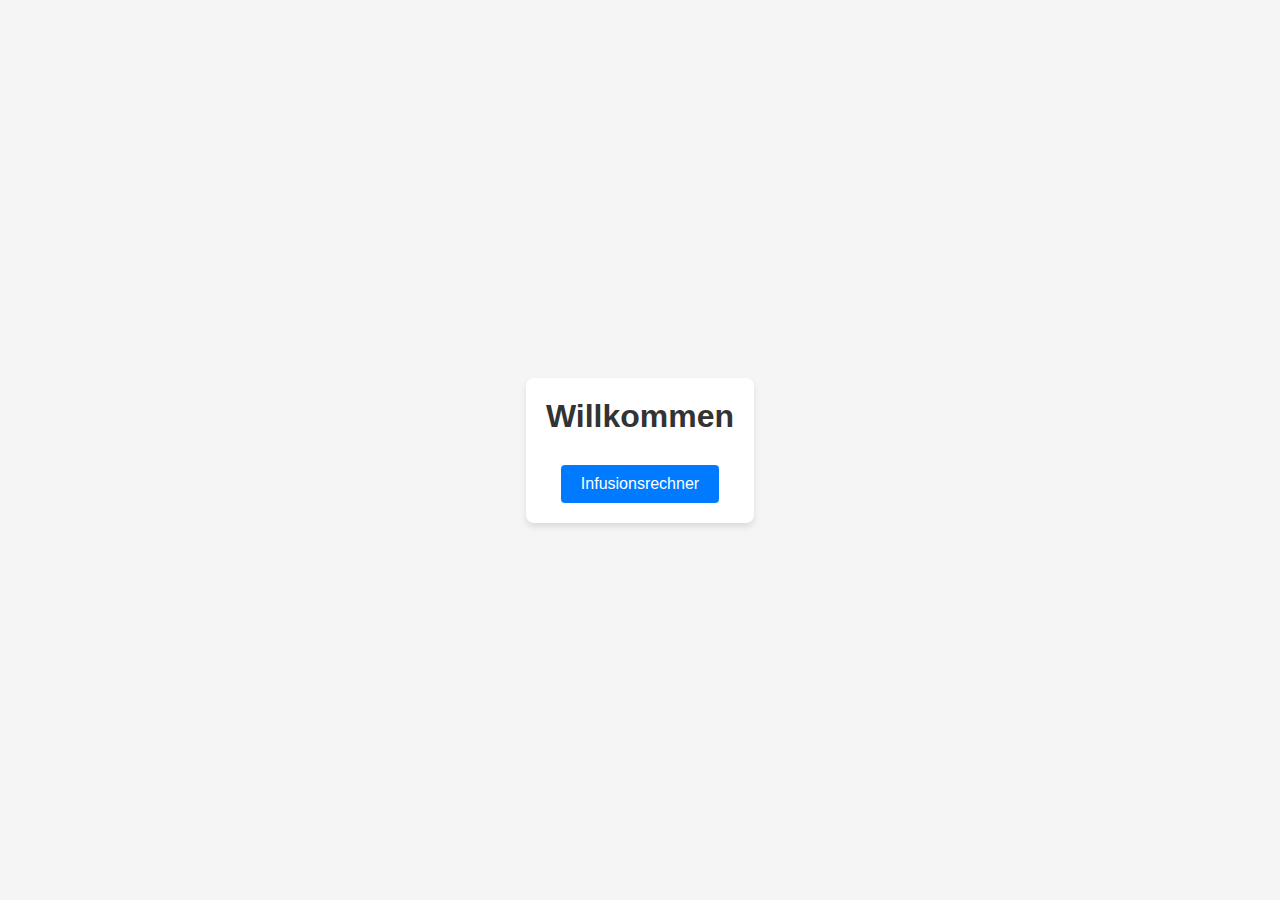
<file: index.html>
<!DOCTYPE html>
<html lang="en">
<head>
    <meta charset="UTF-8">
    <meta name="viewport" content="width=device-width, initial-scale=1.0">
    <title>Landing Page</title>
    <link rel="stylesheet" href="styles.css">
</head>
<body>
    <div class="container">
        <div class="content">
            <h1>Willkommen</h1>
            <p></p>
            <a href="http://www.paed.eu/infusion" class="subdomain-link">Infusionsrechner</a>
        </div>
    </div>
</body>
</html>
</file>
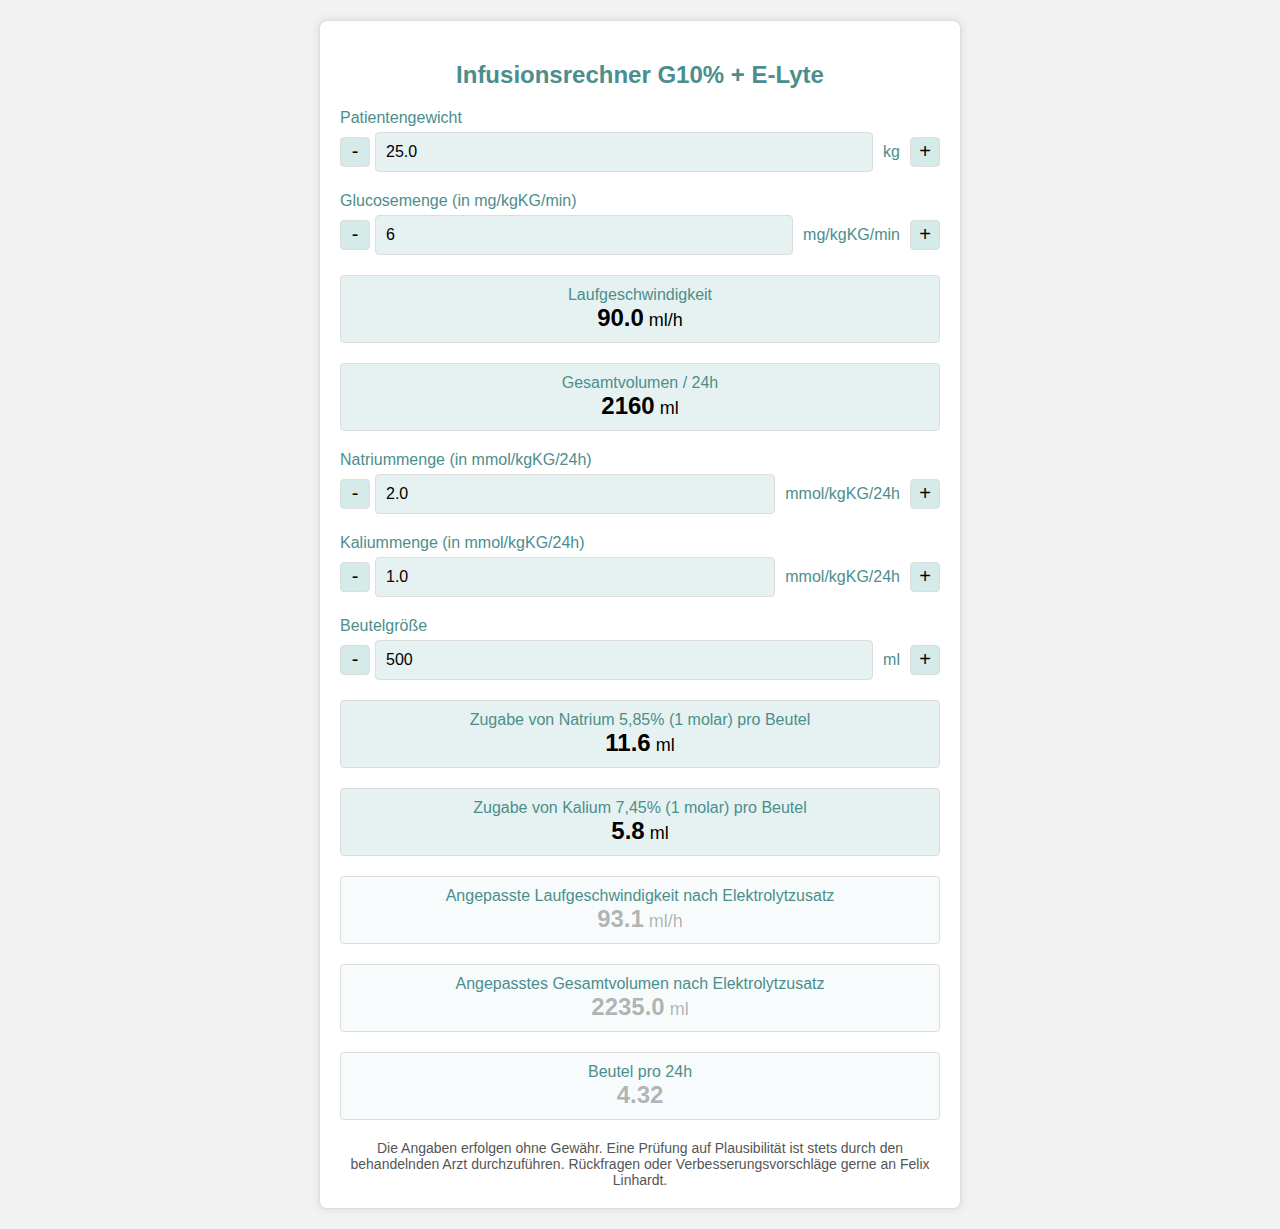
<file: infusionhtml/index.html>
<!DOCTYPE html>
<html lang="en">
<head>
    <meta charset="UTF-8">
    <meta name="viewport" content="width=device-width, initial-scale=1.0, user-scalable=no">
    <title>Infusionsrechner G10% + E-Lyte</title>
    <style>
        body {
            font-family: Arial, sans-serif;
            background-color: #f2f2f2;
        }
        .calculator {
            max-width: 600px;
            margin: 20px auto;
            padding: 20px;
            border: 1px solid #ddd;
            border-radius: 8px;
            box-shadow: 0 0 10px rgba(0,0,0,0.1);
            background-color: #ffffff;
        }
        .calculator h2 {
            text-align: center;
            color: #4b8e8d;
        }
        .input-group {
            display: flex;
            flex-direction: column;
            align-items: stretch;
            margin-bottom: 20px;
        }
        .input-group label {
            margin-bottom: 5px;
            color: #4b8e8d;
            font-size: 16px;
        }
        .input-control {
            display: flex;
            align-items: center;
            width: 100%;
            position: relative;
        }
        .input-control input {
            flex: 1;
            padding: 10px;
            font-size: 16px;
            border: 1px solid #ddd;
            border-radius: 4px;
            margin: 0 5px;
            background-color: #e6f2f1;
            min-width: 50px;
            -moz-appearance: textfield; /* Remove up and down arrows */
        }
        .input-control input::-webkit-outer-spin-button,
        .input-control input::-webkit-inner-spin-button {
            -webkit-appearance: none;
            margin: 0;
        }
        .input-control button {
            width: 30px;
            height: 30px;
            font-size: 20px;
            border: 1px solid #ddd;
            background: #f1f1f1;
            cursor: pointer;
            display: flex;
            align-items: center;
            justify-content: center;
            border-radius: 4px;
            background-color: #d4ebea;
        }
        .input-control button:hover {
            background-color: #c1dbda;
        }
        .input-unit {
            font-size: 16px;
            margin-left: 5px;
            margin-right: 10px; /* Add space between unit and plus button */
            color: #4b8e8d;
        }
        .result {
            text-align: center;
            font-size: 18px;
            margin: 20px 0;
            padding: 10px;
            border: 1px solid #ddd;
            border-radius: 4px;
            background: #e6f2f1;
        }
        .result span.label {
            display: block;
            font-size: 16px;
            color: #4b8e8d;
        }
        .result span.value {
            font-size: 24px;
            font-weight: bold;
        }
        .result-faded {
            background: rgba(230, 242, 241, 0.3);
            color: rgba(0, 0, 0, 0.3);
        }
        .info {
            text-align: center;
            font-size: 14px;
            color: #555;
            margin-top: 20px;
        }
        /* Disable double-tap zoom */
        button {
            touch-action: manipulation;
        }
    </style>
</head>
<body>

<div class="calculator">
    <h2>Infusionsrechner G10% + E-Lyte</h2>

    <div class="input-group">
        <label for="weight">Patientengewicht</label>
        <div class="input-control">
            <button onclick="changeValue('weight', -10)">-</button>
            <input type="number" id="weight" value="25.0" step="0.1">
            <span class="input-unit">kg</span>
            <button onclick="changeValue('weight', 10)">+</button>
        </div>
    </div>

    <div class="input-group">
        <label for="glucose">Glucosemenge (in mg/kgKG/min)</label>
        <div class="input-control">
            <button onclick="changeValue('glucose', -10)">-</button>
            <input type="number" id="glucose" value="6" step="0.1">
            <span class="input-unit">mg/kgKG/min</span>
            <button onclick="changeValue('glucose', 10)">+</button>
        </div>
    </div>

    <div class="result" id="flowRate">
        <span class="label">Laufgeschwindigkeit</span>
        <span class="value" id="flowRateValue">90.0</span> ml/h
    </div>

    <div class="result" id="totalVolume">
        <span class="label">Gesamtvolumen / 24h</span>
        <span class="value" id="totalVolumeValue">2160</span> ml
    </div>

    <div class="input-group">
        <label for="sodium">Natriummenge (in mmol/kgKG/24h)</label>
        <div class="input-control">
            <button onclick="changeValue('sodium', -10)">-</button>
            <input type="number" id="sodium" value="2.0" step="0.1">
            <span class="input-unit">mmol/kgKG/24h</span>
            <button onclick="changeValue('sodium', 10)">+</button>
        </div>
    </div>

    <div class="input-group">
        <label for="potassium">Kaliummenge (in mmol/kgKG/24h)</label>
        <div class="input-control">
            <button onclick="changeValue('potassium', -10)">-</button>
            <input type="number" id="potassium" value="1.0" step="0.1">
            <span class="input-unit">mmol/kgKG/24h</span>
            <button onclick="changeValue('potassium', 10)">+</button>
        </div>
    </div>

    <div class="input-group">
        <label for="bagSize">Beutelgröße</label>
        <div class="input-control">
            <button onclick="changeValue('bagSize', -100)">-</button>
            <input type="number" id="bagSize" value="500" step="1">
            <span class="input-unit">ml</span>
            <button onclick="changeValue('bagSize', 100)">+</button>
        </div>
    </div>

    <div class="result" id="sodiumPerBag">
        <span class="label">Zugabe von Natrium 5,85% (1 molar) pro Beutel</span>
        <span class="value" id="sodiumPerBagValue">11.6</span> ml
    </div>

    <div class="result" id="potassiumPerBag">
        <span class="label">Zugabe von Kalium 7,45% (1 molar) pro Beutel</span>
        <span class="value" id="potassiumPerBagValue">5.8</span> ml
    </div>

    <div class="result result-faded" id="adjustedFlowRate">
        <span class="label">Angepasste Laufgeschwindigkeit nach Elektrolytzusatz</span>
        <span class="value" id="adjustedFlowRateValue">93.1</span> ml/h
    </div>

    <div class="result result-faded" id="adjustedTotalVolume">
        <span class="label">Angepasstes Gesamtvolumen nach Elektrolytzusatz</span>
        <span class="value" id="adjustedTotalVolumeValue">2235.0</span> ml
    </div>

    <div class="result result-faded" id="bagsPerDay">
        <span class="label">Beutel pro 24h</span>
        <span class="value" id="bagsPerDayValue">4.32</span>
    </div>

    <div class="info">
        Die Angaben erfolgen ohne Gewähr. Eine Prüfung auf Plausibilität ist stets durch den behandelnden Arzt durchzuführen.
        Rückfragen oder Verbesserungsvorschläge gerne an Felix Linhardt.
    </div>
</div>

<script>
    function changeValue(id, change) {
        const input = document.getElementById(id);
        let value = parseFloat(input.value);
        value += change * parseFloat(input.step);
        input.value = value.toFixed(1);
        updateResults();
    }

    function updateResults() {
        const weight = parseFloat(document.getElementById('weight').value);
        const glucose = parseFloat(document.getElementById('glucose').value);
        const sodium = parseFloat(document.getElementById('sodium').value);
        const potassium = parseFloat(document.getElementById('potassium').value);
        const bagSize = parseFloat(document.getElementById('bagSize').value);
        const flowRate = (weight * glucose * 600) / 1000;
        const totalVolume = flowRate * 24;
        const bagsPerDay = totalVolume / bagSize;
        const sodiumPerBag = (weight * sodium) / (bagsPerDay);
        const potassiumPerBag = (weight * potassium) / (bagsPerDay);
        const adjustedFlowRate =  flowRate * (sodiumPerBag + potassiumPerBag + bagSize) / bagSize;
        const adjustedTotalVolume = adjustedFlowRate * 24;

        document.getElementById('flowRateValue').textContent = flowRate.toFixed(1);
        document.getElementById('totalVolumeValue').textContent = totalVolume.toFixed(0);
        document.getElementById('sodiumPerBagValue').textContent = sodiumPerBag.toFixed(1);
        document.getElementById('potassiumPerBagValue').textContent = potassiumPerBag.toFixed(1);
        document.getElementById('adjustedFlowRateValue').textContent = adjustedFlowRate.toFixed(1);
        document.getElementById('adjustedTotalVolumeValue').textContent = adjustedTotalVolume.toFixed(1);
        document.getElementById('bagsPerDayValue').textContent = bagsPerDay.toFixed(2);
    }

    document.addEventListener('input', updateResults);
    window.addEventListener('load', updateResults);
</script>

</body>
</html>
</file>
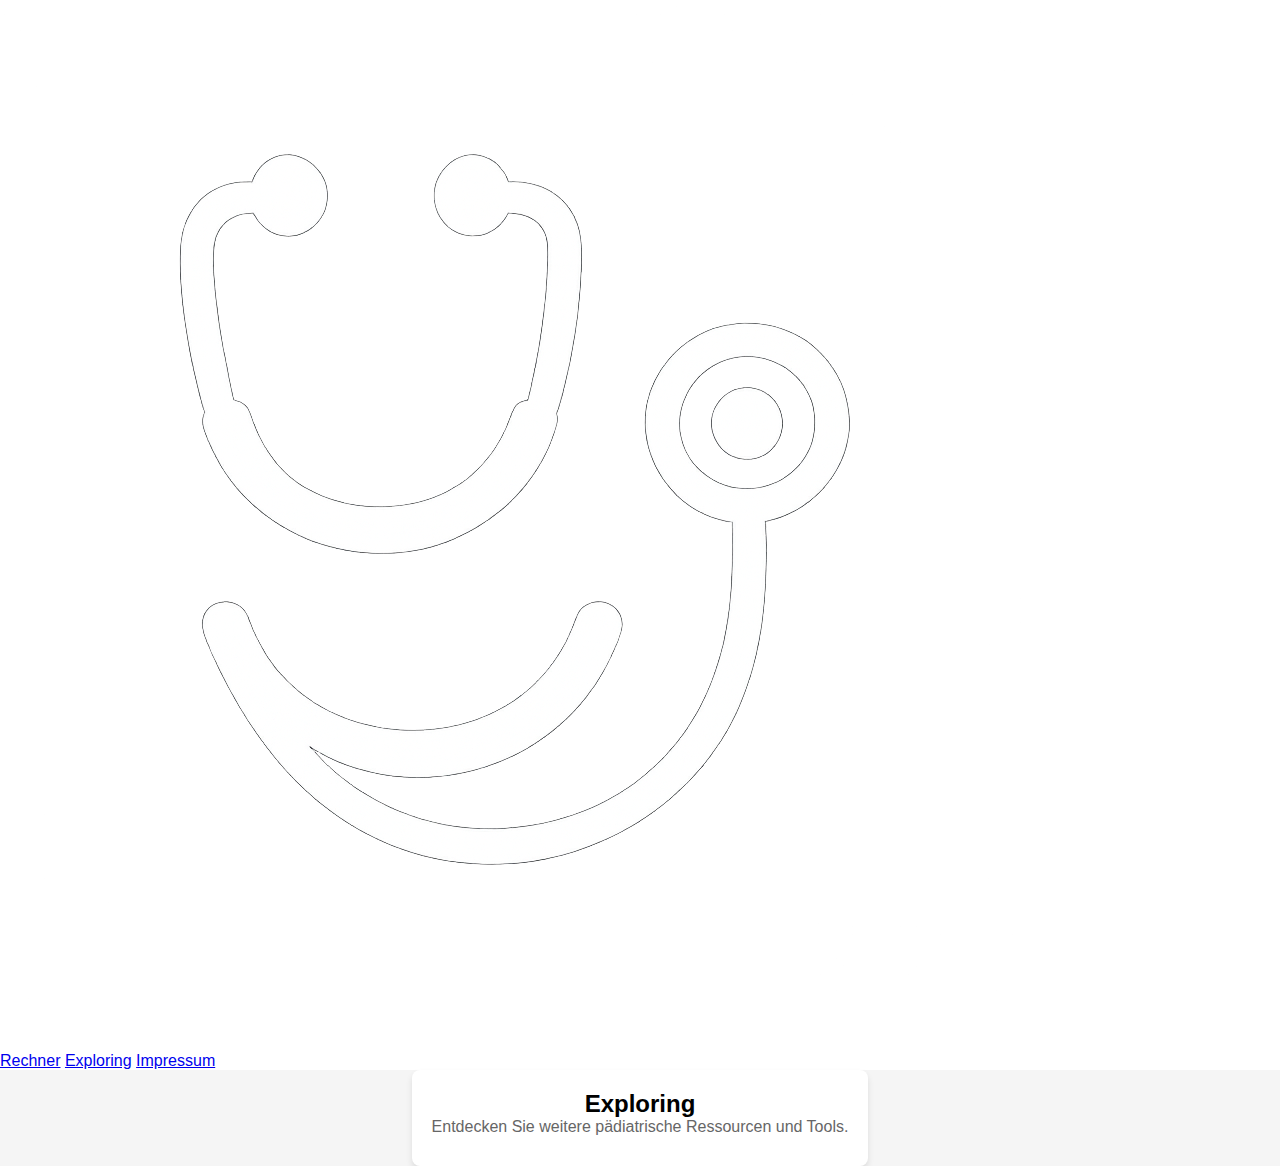
<file: exploring.html>
<!DOCTYPE html>
<html lang="en">
<head>
    <meta charset="UTF-8">
    <meta name="viewport" content="width=device-width, initial-scale=1.0">
    <title>Exploring - Pädiatrie Tools</title>
    <link rel="stylesheet" href="styles.css">
</head>
<body data-page="exploring">
    <div id="header-container"></div>
    
    <main class="main-content">
        <div class="container">
            <div class="content">
                <div class="section active">
                    <h2>Exploring</h2>
                    <p>Entdecken Sie weitere pädiatrische Ressourcen und Tools.</p>
                </div>
            </div>
        </div>
    </main>
    
    <script src="header.js"></script>
</body>
</html>
</file>
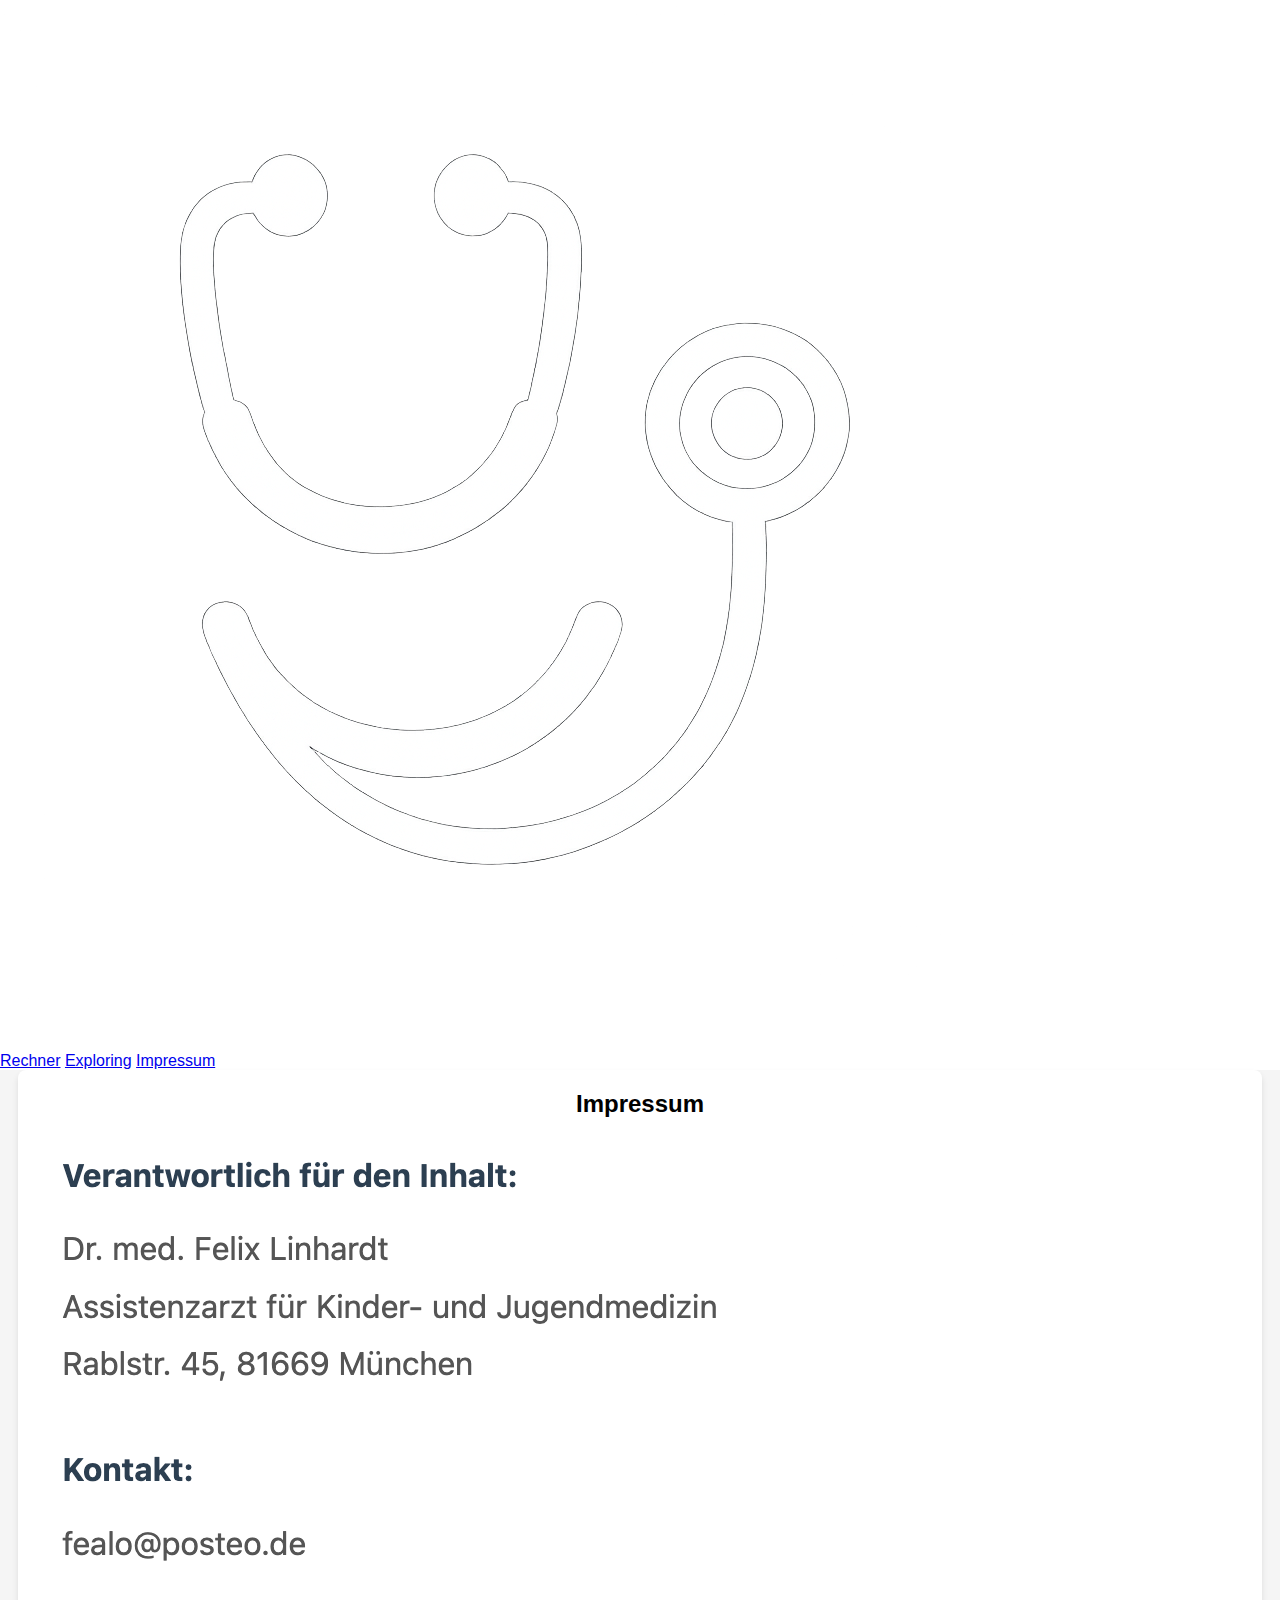
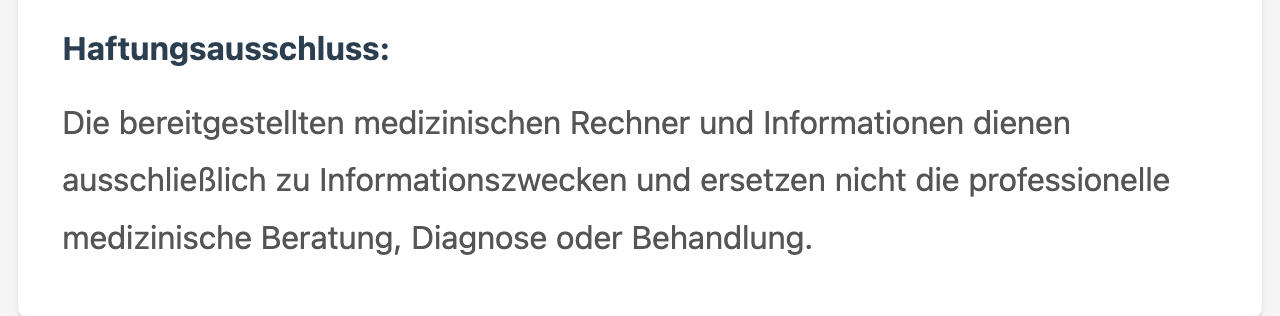
<file: impressum.html>
<!DOCTYPE html>
<html lang="en">
<head>
    <meta charset="UTF-8">
    <meta name="viewport" content="width=device-width, initial-scale=1.0">
    <title>Impressum - Pädiatrie Tools</title>
    <link rel="stylesheet" href="styles.css">
</head>
<body data-page="impressum">
    <div id="header-container"></div>
    
    <main class="main-content">
        <div class="container">
            <div class="content">
                <div class="section active">
                    <h2>Impressum</h2>
                    <div class="impressum-content">
                        <img src="images/impressum-content.png" alt="Impressum - Verantwortlich für den Inhalt: Dr. med. Felix Linhardt, Assistenzarzt für Kinder- und Jugendmedizin, Kontakt und Haftungsausschluss" class="impressum-image">
                    </div>
                </div>
            </div>
        </div>
    </main>
    
    <script src="header.js"></script>
</body>
</html>
</file>
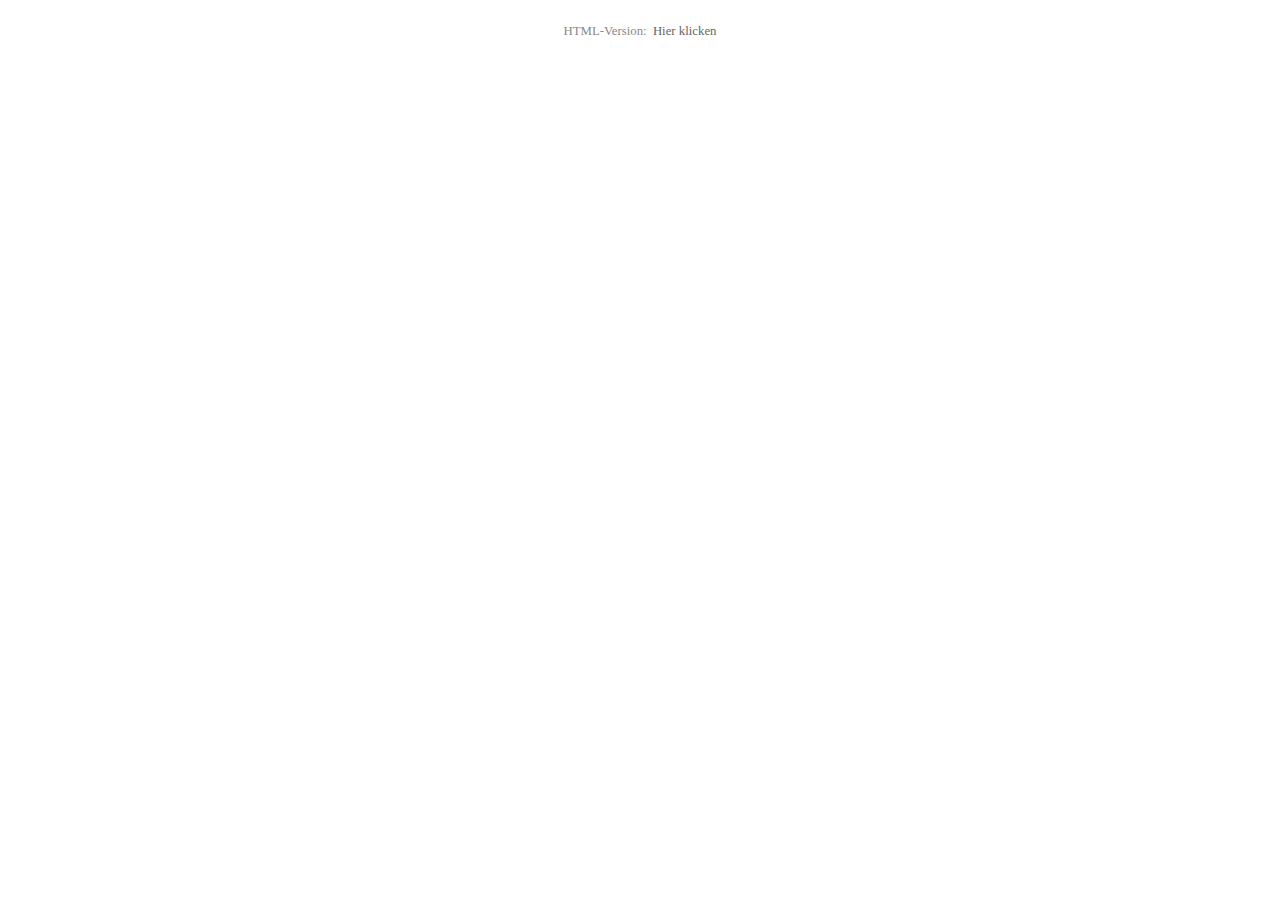
<file: infusion-calculator.html>
<!DOCTYPE html>
<html lang="en">
<head>
    <meta charset="UTF-8">
    <meta name="viewport" content="width=device-width, initial-scale=1.0">
    <title>Infusions rechner</title>
    <style>
        .calconic-calculator {
            max-width: 1024px;
            width: 100%;
            margin: 0 auto;
        }
    </style>
</head>
<body>
    <div class="calconic-calculator" data-calculatorid="668cf54248abfd002ac73870"></div>
    <script>
        (function() { 
            var qs, j, q, s, d = document, gi = d.getElementById,
                ce = d.createElement, gt = d.getElementsByTagName,
                id = "calconic_", b = "https://cdn.calconic.com/static/js/";
            if (!gi.call(d, id)) { 
                j = ce.call(d, "script"); 
                j.id = id; 
                j.type = "text/javascript"; 
                j.async = true;
                j.dataset.calconic = true;
                j.src = b + "calconic.min.js"; 
                q = gt.call(d, "script")[0]; 
                q.parentNode.insertBefore(j, q); 
            }
        })();
    </script>
    
    <div style="text-align: center; margin-top: 1rem; padding: 0.5rem;">
        <p style="margin: 0; font-size: 0.8rem; color: #888;">
            HTML-Version: 
            <a href="../infusionhtml/" style="color: #666; text-decoration: none; margin-left: 3px;">Hier klicken</a>
        </p>
    </div>
</body>

</html>
</file>
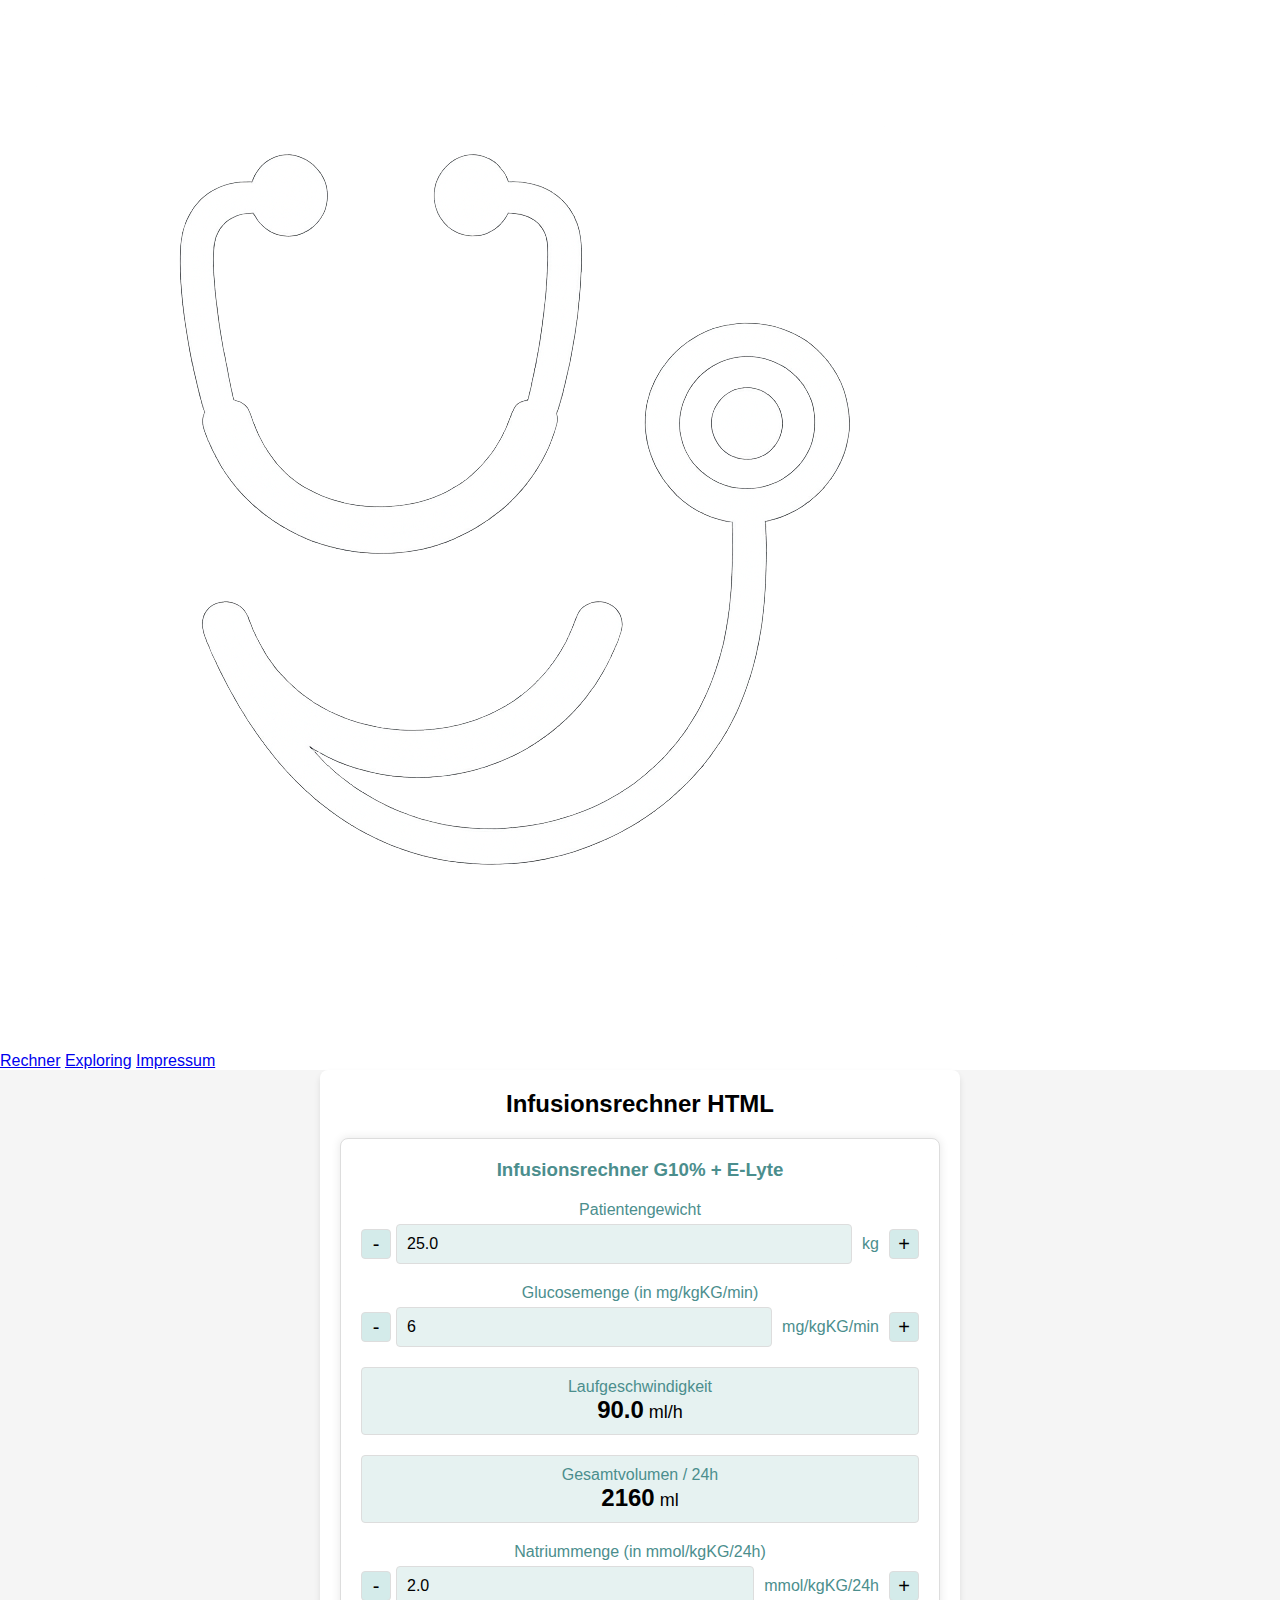
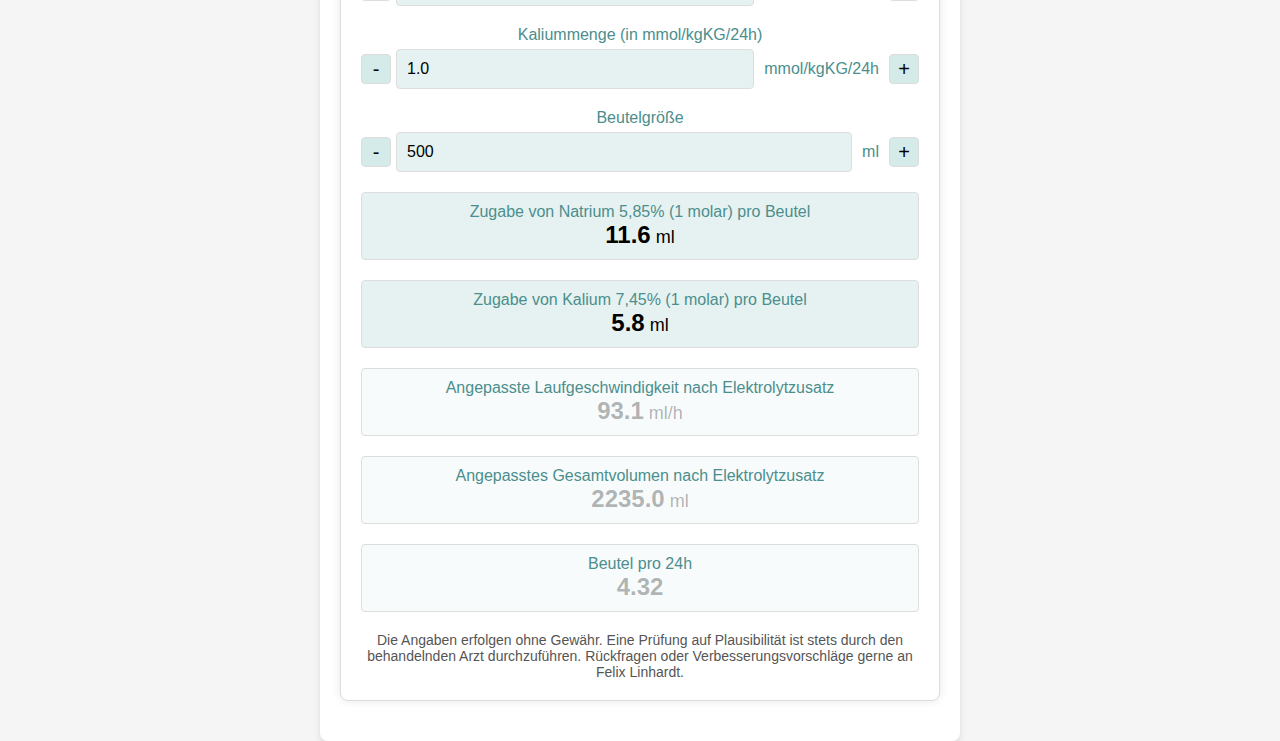
<file: infusion-html.html>
<!DOCTYPE html>
<html lang="en">
<head>
    <meta charset="UTF-8">
    <meta name="viewport" content="width=device-width, initial-scale=1.0, user-scalable=no">
    <title>Infusionsrechner HTML - Pädiatrie Tools</title>
    <link rel="stylesheet" href="styles.css">
    <style>
        .calculator {
            max-width: 600px;
            margin: 20px auto;
            padding: 20px;
            border: 1px solid #ddd;
            border-radius: 8px;
            box-shadow: 0 0 10px rgba(0,0,0,0.1);
            background-color: #ffffff;
        }
        .calculator h3 {
            text-align: center;
            color: #4b8e8d;
            margin-bottom: 20px;
        }
        .input-group {
            display: flex;
            flex-direction: column;
            align-items: stretch;
            margin-bottom: 20px;
        }
        .input-group label {
            margin-bottom: 5px;
            color: #4b8e8d;
            font-size: 16px;
        }
        .input-control {
            display: flex;
            align-items: center;
            width: 100%;
            position: relative;
        }
        .input-control input {
            flex: 1;
            padding: 10px;
            font-size: 16px;
            border: 1px solid #ddd;
            border-radius: 4px;
            margin: 0 5px;
            background-color: #e6f2f1;
            min-width: 50px;
            -moz-appearance: textfield; /* Remove up and down arrows */
        }
        .input-control input::-webkit-outer-spin-button,
        .input-control input::-webkit-inner-spin-button {
            -webkit-appearance: none;
            margin: 0;
        }
        .input-control button {
            width: 30px;
            height: 30px;
            font-size: 20px;
            border: 1px solid #ddd;
            background: #f1f1f1;
            cursor: pointer;
            display: flex;
            align-items: center;
            justify-content: center;
            border-radius: 4px;
            background-color: #d4ebea;
        }
        .input-control button:hover {
            background-color: #c1dbda;
        }
        .input-unit {
            font-size: 16px;
            margin-left: 5px;
            margin-right: 10px; /* Add space between unit and plus button */
            color: #4b8e8d;
        }
        .result {
            text-align: center;
            font-size: 18px;
            margin: 20px 0;
            padding: 10px;
            border: 1px solid #ddd;
            border-radius: 4px;
            background: #e6f2f1;
        }
        .result span.label {
            display: block;
            font-size: 16px;
            color: #4b8e8d;
        }
        .result span.value {
            font-size: 24px;
            font-weight: bold;
        }
        .result-faded {
            background: rgba(230, 242, 241, 0.3);
            color: rgba(0, 0, 0, 0.3);
        }
        .info {
            text-align: center;
            font-size: 14px;
            color: #555;
            margin-top: 20px;
        }
        /* Disable double-tap zoom */
        button {
            touch-action: manipulation;
        }
    </style>
</head>
<body data-page="rechner">
    <div id="header-container"></div>
    
    <main class="main-content">
        <div class="container">
            <div class="content">
                <h2>Infusionsrechner HTML</h2>
                
                <div class="calculator">
                    <h3>Infusionsrechner G10% + E-Lyte</h3>

                    <div class="input-group">
                        <label for="weight">Patientengewicht</label>
                        <div class="input-control">
                            <button onclick="changeValue('weight', -10)">-</button>
                            <input type="number" id="weight" value="25.0" step="0.1">
                            <span class="input-unit">kg</span>
                            <button onclick="changeValue('weight', 10)">+</button>
                        </div>
                    </div>

                    <div class="input-group">
                        <label for="glucose">Glucosemenge (in mg/kgKG/min)</label>
                        <div class="input-control">
                            <button onclick="changeValue('glucose', -10)">-</button>
                            <input type="number" id="glucose" value="6" step="0.1">
                            <span class="input-unit">mg/kgKG/min</span>
                            <button onclick="changeValue('glucose', 10)">+</button>
                        </div>
                    </div>

                    <div class="result" id="flowRate">
                        <span class="label">Laufgeschwindigkeit</span>
                        <span class="value" id="flowRateValue">90.0</span> ml/h
                    </div>

                    <div class="result" id="totalVolume">
                        <span class="label">Gesamtvolumen / 24h</span>
                        <span class="value" id="totalVolumeValue">2160</span> ml
                    </div>

                    <div class="input-group">
                        <label for="sodium">Natriummenge (in mmol/kgKG/24h)</label>
                        <div class="input-control">
                            <button onclick="changeValue('sodium', -10)">-</button>
                            <input type="number" id="sodium" value="2.0" step="0.1">
                            <span class="input-unit">mmol/kgKG/24h</span>
                            <button onclick="changeValue('sodium', 10)">+</button>
                        </div>
                    </div>

                    <div class="input-group">
                        <label for="potassium">Kaliummenge (in mmol/kgKG/24h)</label>
                        <div class="input-control">
                            <button onclick="changeValue('potassium', -10)">-</button>
                            <input type="number" id="potassium" value="1.0" step="0.1">
                            <span class="input-unit">mmol/kgKG/24h</span>
                            <button onclick="changeValue('potassium', 10)">+</button>
                        </div>
                    </div>

                    <div class="input-group">
                        <label for="bagSize">Beutelgröße</label>
                        <div class="input-control">
                            <button onclick="changeValue('bagSize', -100)">-</button>
                            <input type="number" id="bagSize" value="500" step="1">
                            <span class="input-unit">ml</span>
                            <button onclick="changeValue('bagSize', 100)">+</button>
                        </div>
                    </div>

                    <div class="result" id="sodiumPerBag">
                        <span class="label">Zugabe von Natrium 5,85% (1 molar) pro Beutel</span>
                        <span class="value" id="sodiumPerBagValue">11.6</span> ml
                    </div>

                    <div class="result" id="potassiumPerBag">
                        <span class="label">Zugabe von Kalium 7,45% (1 molar) pro Beutel</span>
                        <span class="value" id="potassiumPerBagValue">5.8</span> ml
                    </div>

                    <div class="result result-faded" id="adjustedFlowRate">
                        <span class="label">Angepasste Laufgeschwindigkeit nach Elektrolytzusatz</span>
                        <span class="value" id="adjustedFlowRateValue">93.1</span> ml/h
                    </div>

                    <div class="result result-faded" id="adjustedTotalVolume">
                        <span class="label">Angepasstes Gesamtvolumen nach Elektrolytzusatz</span>
                        <span class="value" id="adjustedTotalVolumeValue">2235.0</span> ml
                    </div>

                    <div class="result result-faded" id="bagsPerDay">
                        <span class="label">Beutel pro 24h</span>
                        <span class="value" id="bagsPerDayValue">4.32</span>
                    </div>

                    <div class="info">
                        Die Angaben erfolgen ohne Gewähr. Eine Prüfung auf Plausibilität ist stets durch den behandelnden Arzt durchzuführen.
                        Rückfragen oder Verbesserungsvorschläge gerne an Felix Linhardt.
                    </div>
                </div>
            </div>
        </div>
    </main>

    <script>
        function changeValue(id, change) {
            const input = document.getElementById(id);
            let value = parseFloat(input.value);
            value += change * parseFloat(input.step);
            input.value = value.toFixed(1);
            updateResults();
        }

        function updateResults() {
            const weight = parseFloat(document.getElementById('weight').value);
            const glucose = parseFloat(document.getElementById('glucose').value);
            const sodium = parseFloat(document.getElementById('sodium').value);
            const potassium = parseFloat(document.getElementById('potassium').value);
            const bagSize = parseFloat(document.getElementById('bagSize').value);
            const flowRate = (weight * glucose * 600) / 1000;
            const totalVolume = flowRate * 24;
            const bagsPerDay = totalVolume / bagSize;
            const sodiumPerBag = (weight * sodium) / (bagsPerDay);
            const potassiumPerBag = (weight * potassium) / (bagsPerDay);
            const adjustedFlowRate =  flowRate * (sodiumPerBag + potassiumPerBag + bagSize) / bagSize;
            const adjustedTotalVolume = adjustedFlowRate * 24;

            document.getElementById('flowRateValue').textContent = flowRate.toFixed(1);
            document.getElementById('totalVolumeValue').textContent = totalVolume.toFixed(0);
            document.getElementById('sodiumPerBagValue').textContent = sodiumPerBag.toFixed(1);
            document.getElementById('potassiumPerBagValue').textContent = potassiumPerBag.toFixed(1);
            document.getElementById('adjustedFlowRateValue').textContent = adjustedFlowRate.toFixed(1);
            document.getElementById('adjustedTotalVolumeValue').textContent = adjustedTotalVolume.toFixed(1);
            document.getElementById('bagsPerDayValue').textContent = bagsPerDay.toFixed(2);
        }

        document.addEventListener('input', updateResults);
        window.addEventListener('load', updateResults);
    </script>
    
    <script src="header.js"></script>
</body>
</html>
</file>
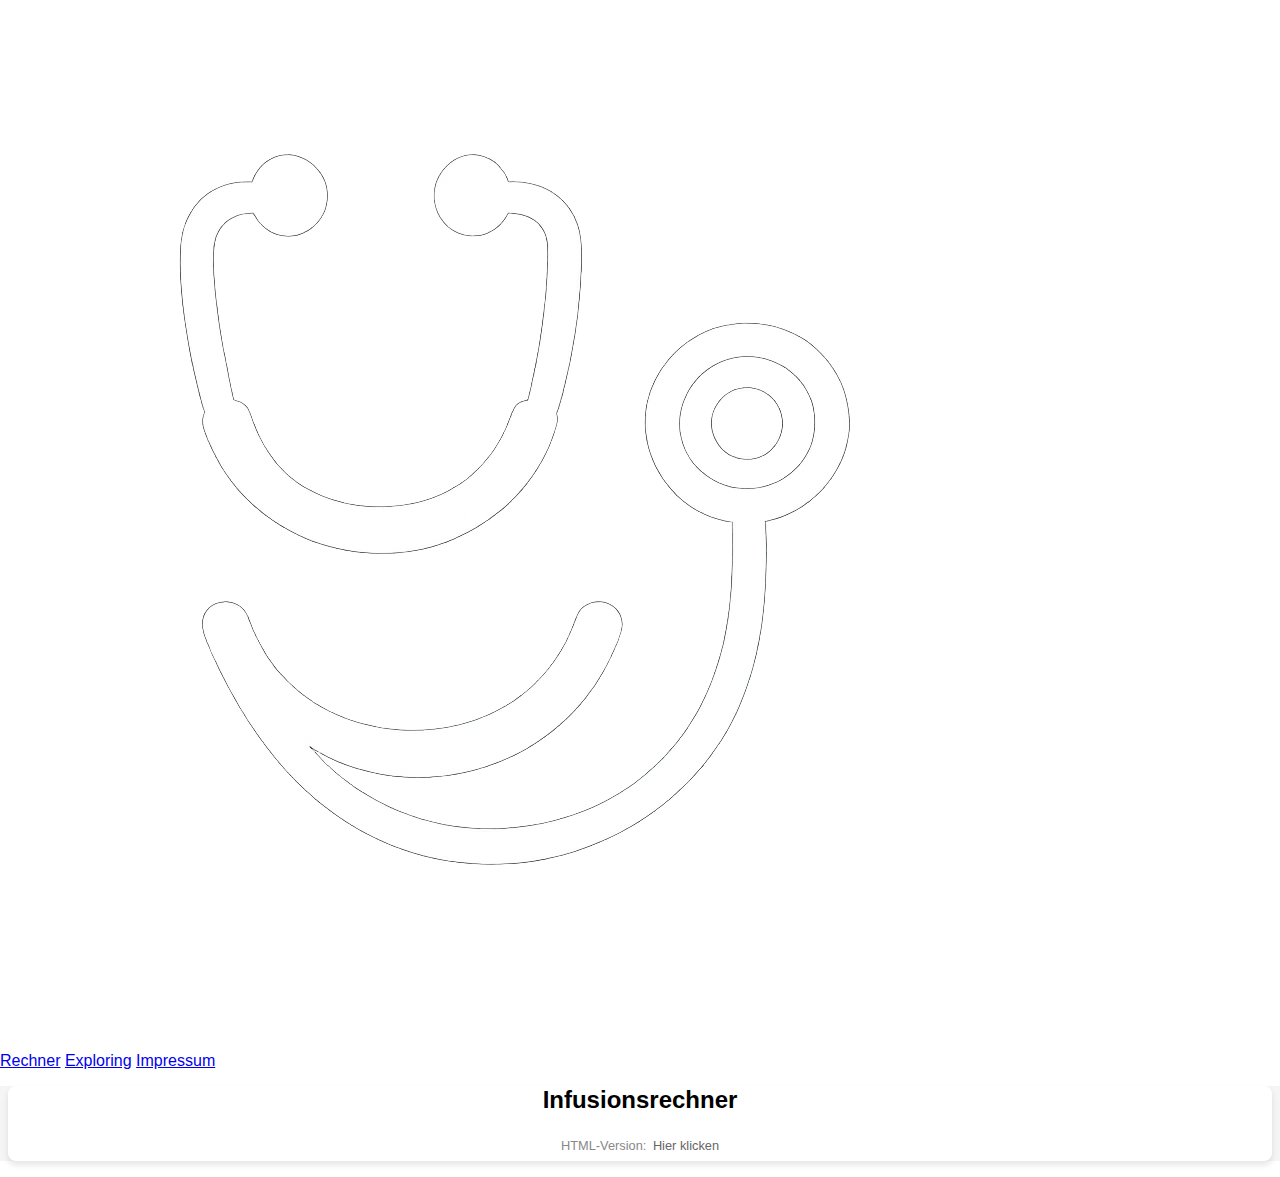
<file: infusion.html>
<!DOCTYPE html>
<html lang="en">
<head>
    <meta charset="UTF-8">
    <meta name="viewport" content="width=device-width, initial-scale=1.0">
    <title>Infusionsrechner - Pädiatrie Tools</title>
    <link rel="stylesheet" href="styles.css">
    <style>
        .calconic-calculator {
            max-width: 1024px;
            width: 100%;
            margin: 0 auto;
        }
        
        /* Give the calculator page maximum space */
        .main-content .container {
            max-width: 100%;
            padding: 0 0.5rem;
            width: 100%;
        }
        
        .main-content .content {
            max-width: none;
            width: 100%;
            padding: 0;
        }
        
        /* Override any main content padding */
        .main-content {
            padding: 1rem 0;
        }
        
        /* Make the h2 title less space-consuming */
        .content h2 {
            margin-bottom: 1rem;
            text-align: center;
        }
    </style>
</head>
<body data-page="rechner">
    <div id="header-container"></div>
    
    <main class="main-content">
        <div class="container">
            <div class="content">
                <h2>Infusionsrechner</h2>
                <div class="calconic-calculator" data-calculatorid="668cf54248abfd002ac73870"></div>
                
                <div style="text-align: center; margin-top: 1rem; padding: 0.5rem;">
                    <p style="margin: 0; font-size: 0.8rem; color: #888;">
                        HTML-Version: 
                        <a href="infusion-html.html" style="color: #666; text-decoration: none; margin-left: 3px;">Hier klicken</a>
                    </p>
                </div>
            </div>
        </div>
    </main>
    
    <script>
        (function() { 
            var qs, j, q, s, d = document, gi = d.getElementById,
                ce = d.createElement, gt = d.getElementsByTagName,
                id = "calconic_", b = "https://cdn.calconic.com/static/js/";
            if (!gi.call(d, id)) { 
                j = ce.call(d, "script"); 
                j.id = id; 
                j.type = "text/javascript"; 
                j.async = true;
                j.dataset.calconic = true;
                j.src = b + "calconic.min.js"; 
                q = gt.call(d, "script")[0]; 
                q.parentNode.insertBefore(j, q); 
            }
        })();
    </script>
    
    <script src="header.js"></script>
</body>
</html>
</file>
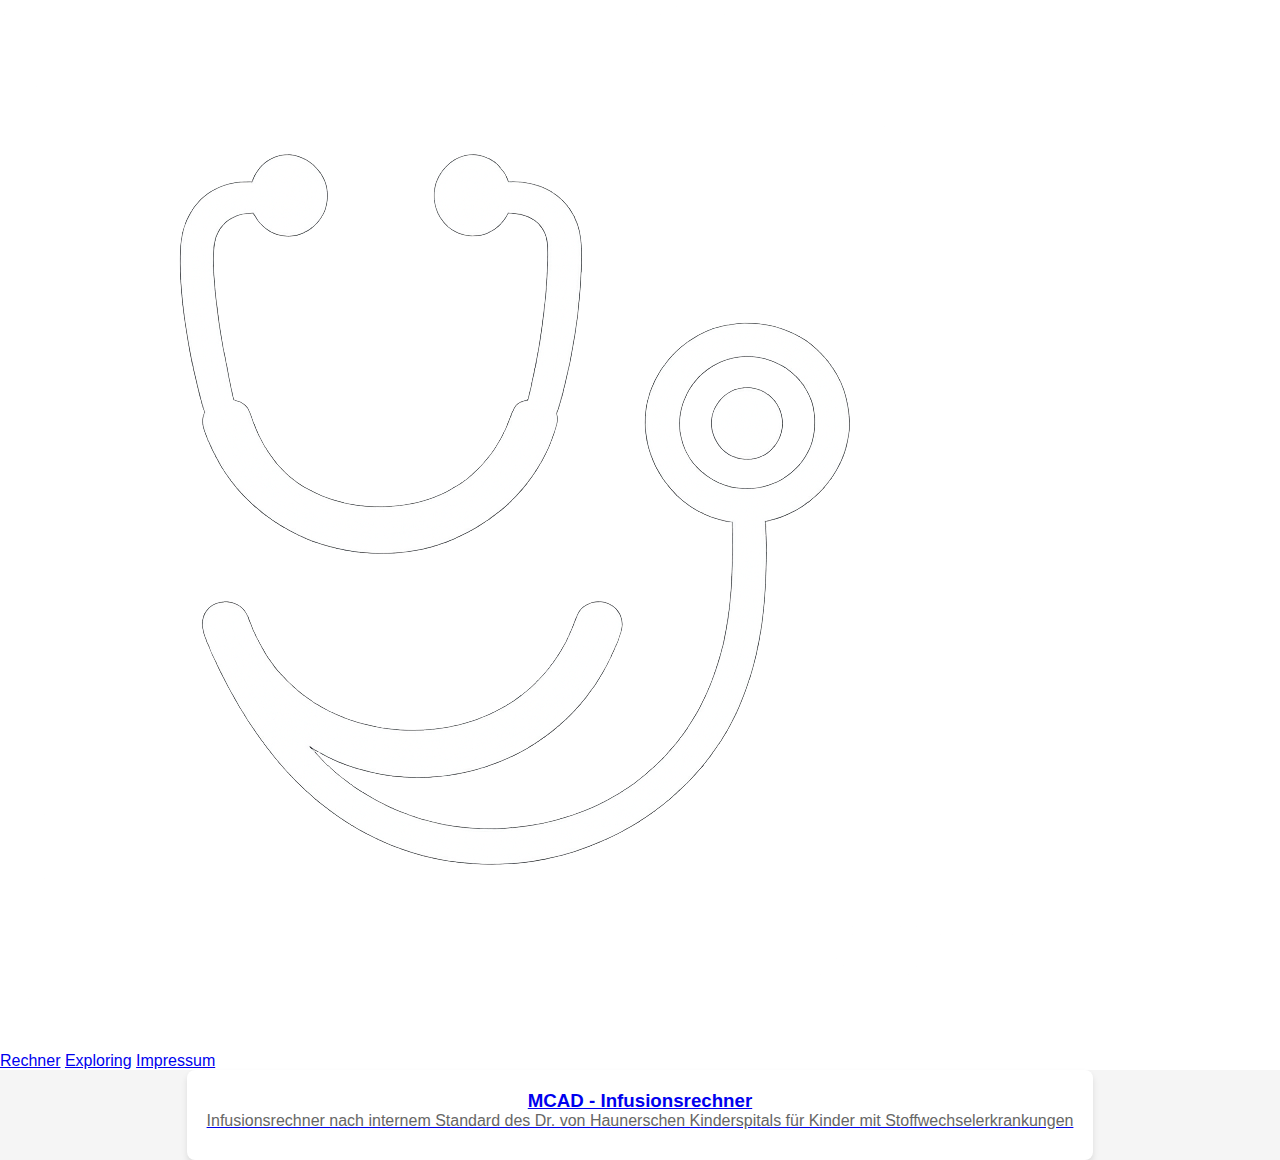
<file: rechner.html>
<!DOCTYPE html>
<html lang="en">
<head>
    <meta charset="UTF-8">
    <meta name="viewport" content="width=device-width, initial-scale=1.0">
    <title>Rechner - Pädiatrie Tools</title>
    <link rel="stylesheet" href="styles.css">
</head>
<body data-page="rechner">
    <div id="header-container"></div>
    
    <main class="main-content">
        <div class="container">
            <div class="content">
                <div class="tools-section">
                    <a href="infusion.html" class="tool-link">
                        <h3>MCAD - Infusionsrechner</h3>
                        <p>Infusionsrechner nach internem Standard des Dr. von Haunerschen Kinderspitals für Kinder mit Stoffwechselerkrankungen</p>
                    </a>
                </div>
            </div>
        </div>
    </main>
    
    <script src="header.js"></script>
</body>
</html>
</file>
<file: styles.css>
/* General Reset */
* {
    margin: 0;
    padding: 0;
    box-sizing: border-box;
}

body, html {
    height: 100%;
    font-family: Arial, sans-serif;
}

/* Container Styling */
.container {
    display: flex;
    justify-content: center;
    align-items: center;
    height: 100%;
    background-color: #f5f5f5;
}

/* Content Styling */
.content {
    text-align: center;
    background-color: white;
    padding: 20px;
    border-radius: 8px;
    box-shadow: 0 4px 6px rgba(0, 0, 0, 0.1);
}

h1 {
    margin-bottom: 20px;
    font-size: 2em;
    color: #333;
}

p {
    margin-bottom: 10px;
    font-size: 1em;
    color: #666;
}

.subdomain-link {
    display: inline-block;
    margin-top: 10px;
    padding: 10px 20px;
    text-decoration: none;
    color: white;
    background-color: #007BFF;
    border-radius: 4px;
    transition: background-color 0.3s;
}

.subdomain-link:hover {
    background-color: #0056b3;
}

/* Responsive Design */
@media (max-width: 600px) {
    .content {
        width: 90%;
    }

    h1 {
        font-size: 1.5em;
    }

    p {
        font-size: 0.9em;
    }

    .subdomain-link {
        padding: 8px 16px;
        font-size: 0.9em;
    }
}
</file>
